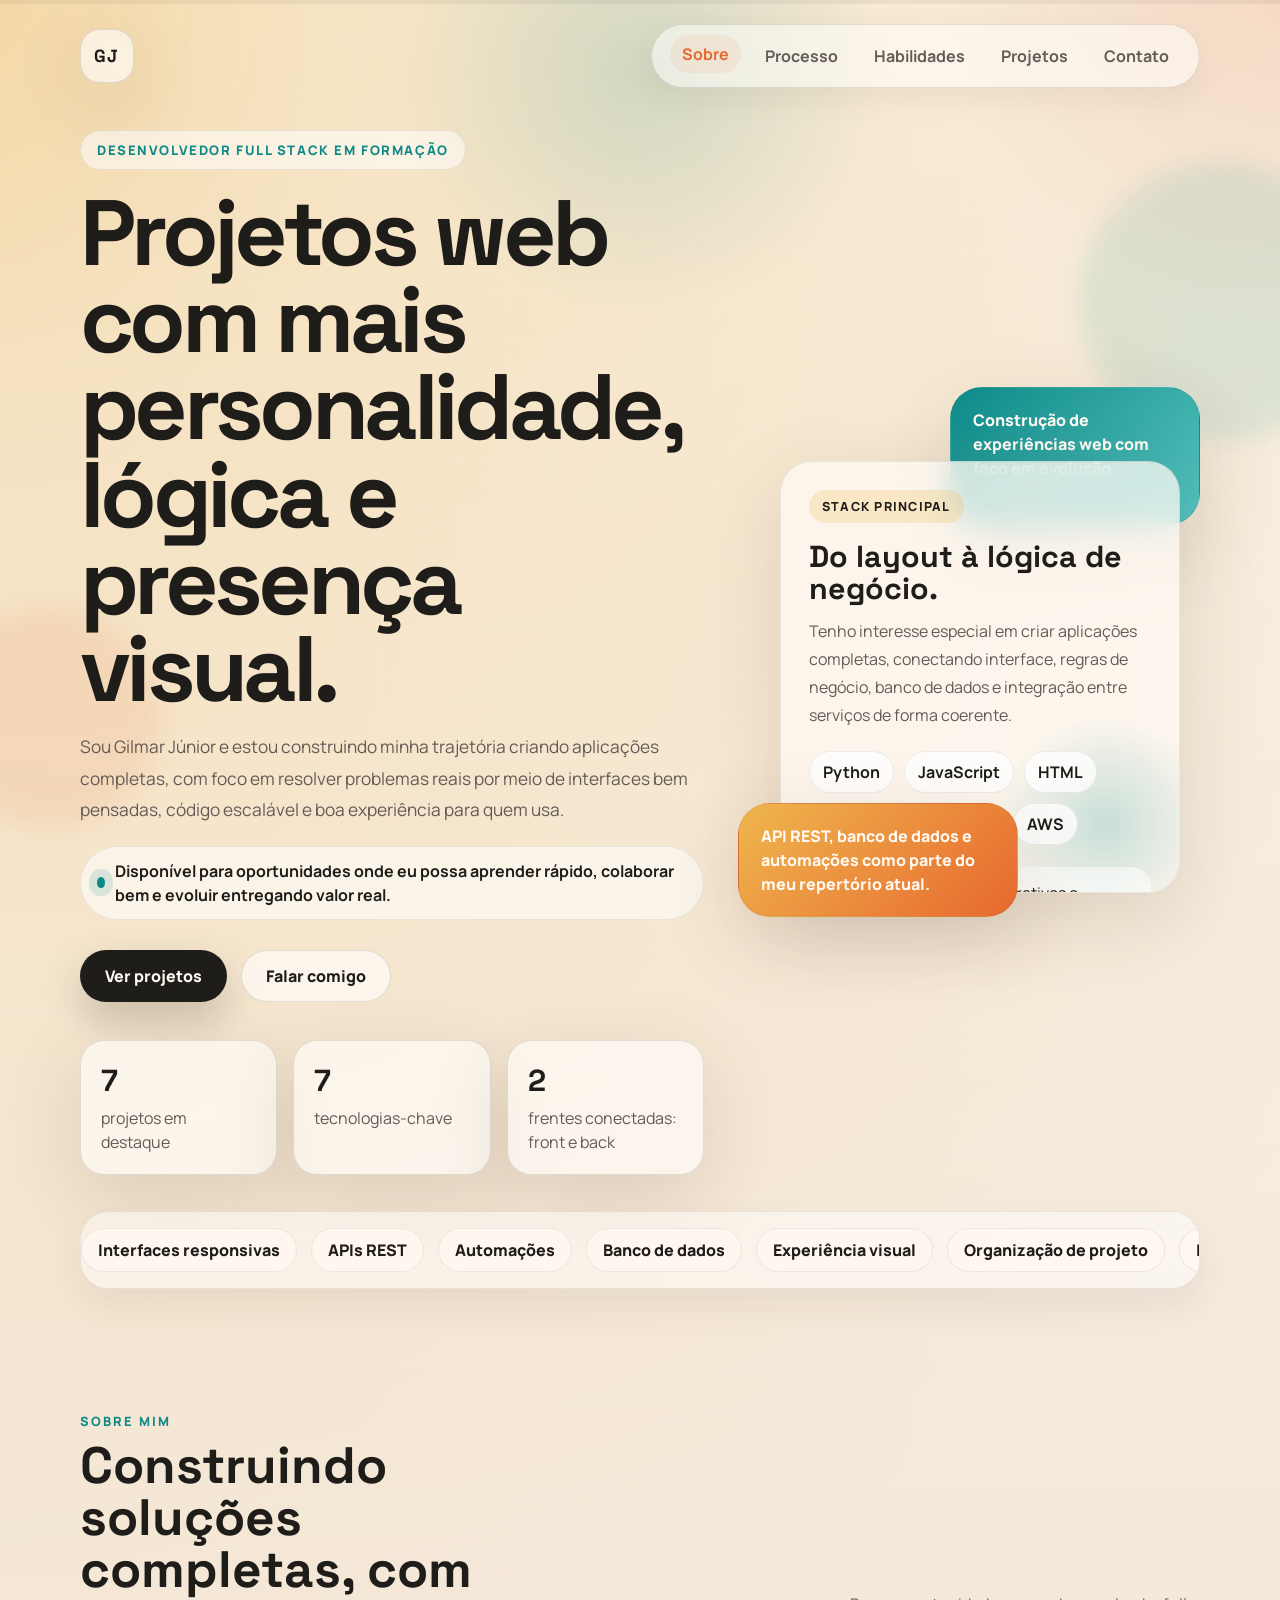
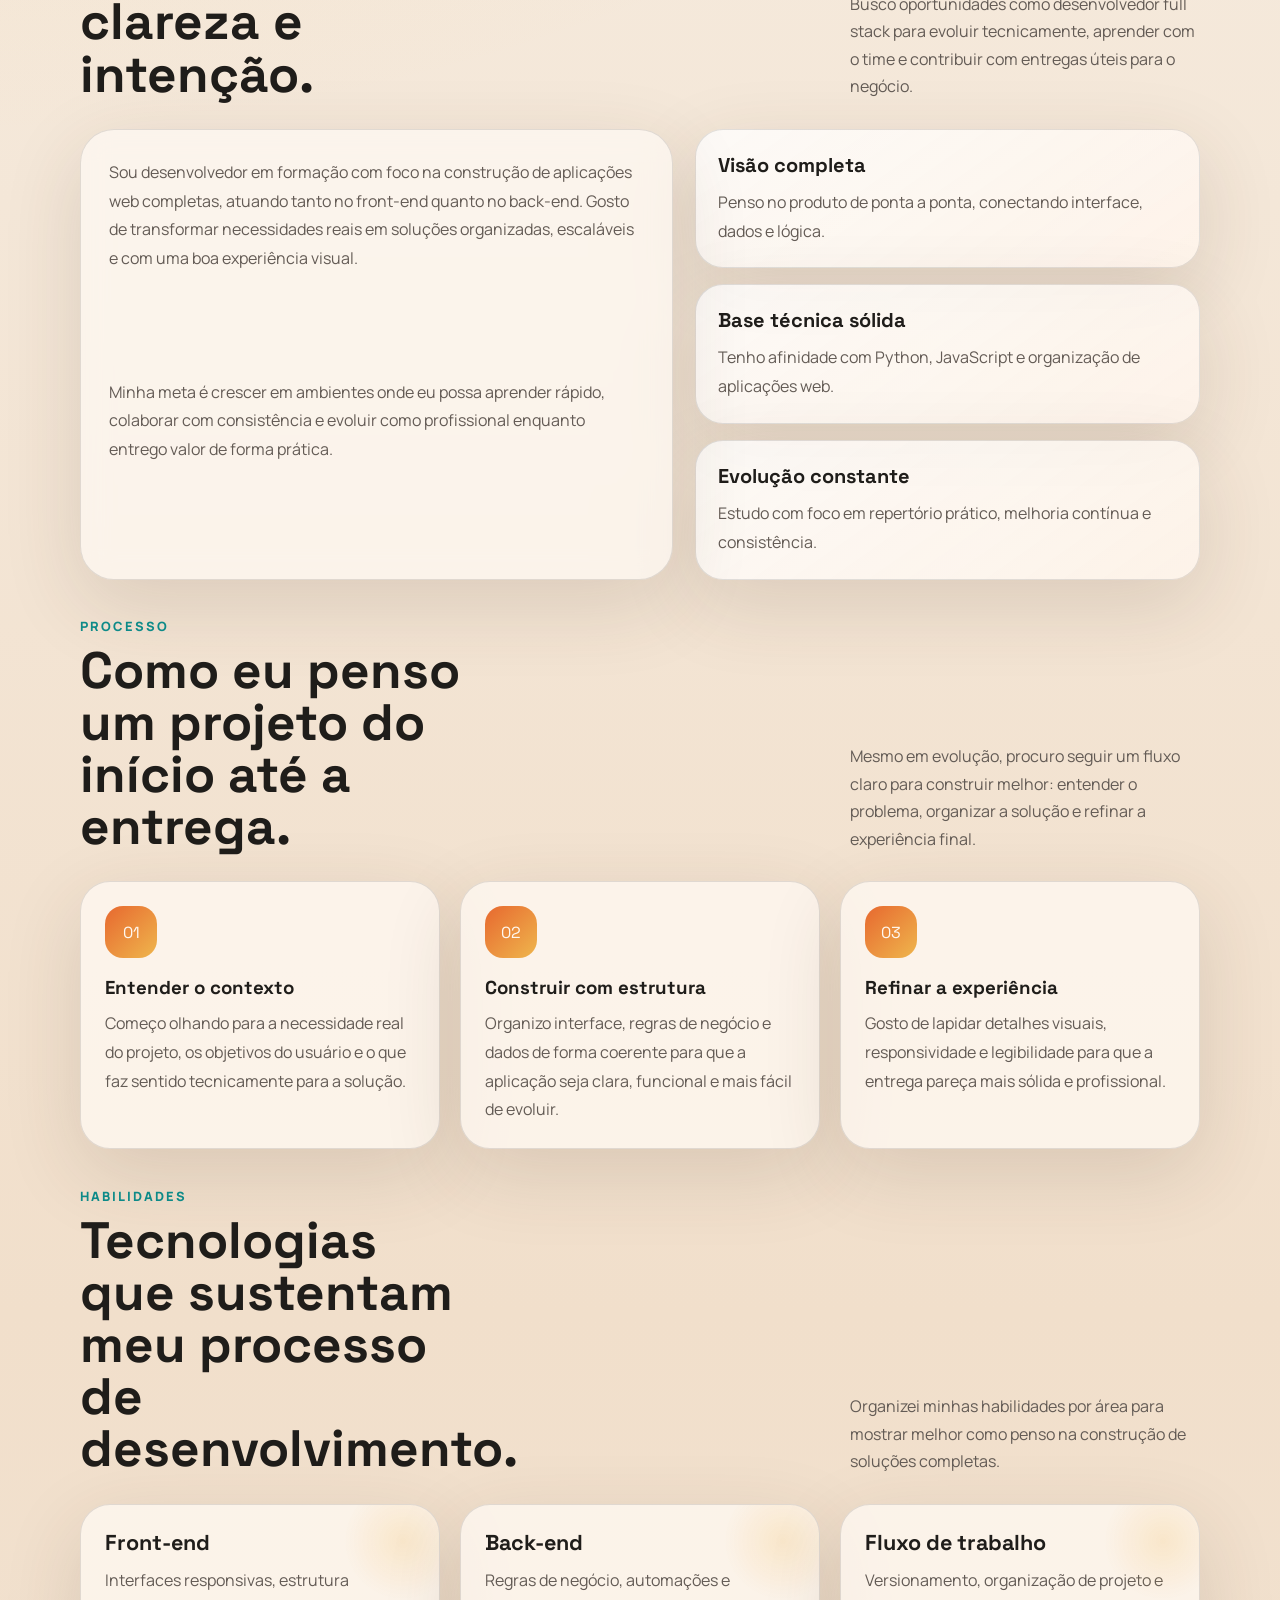
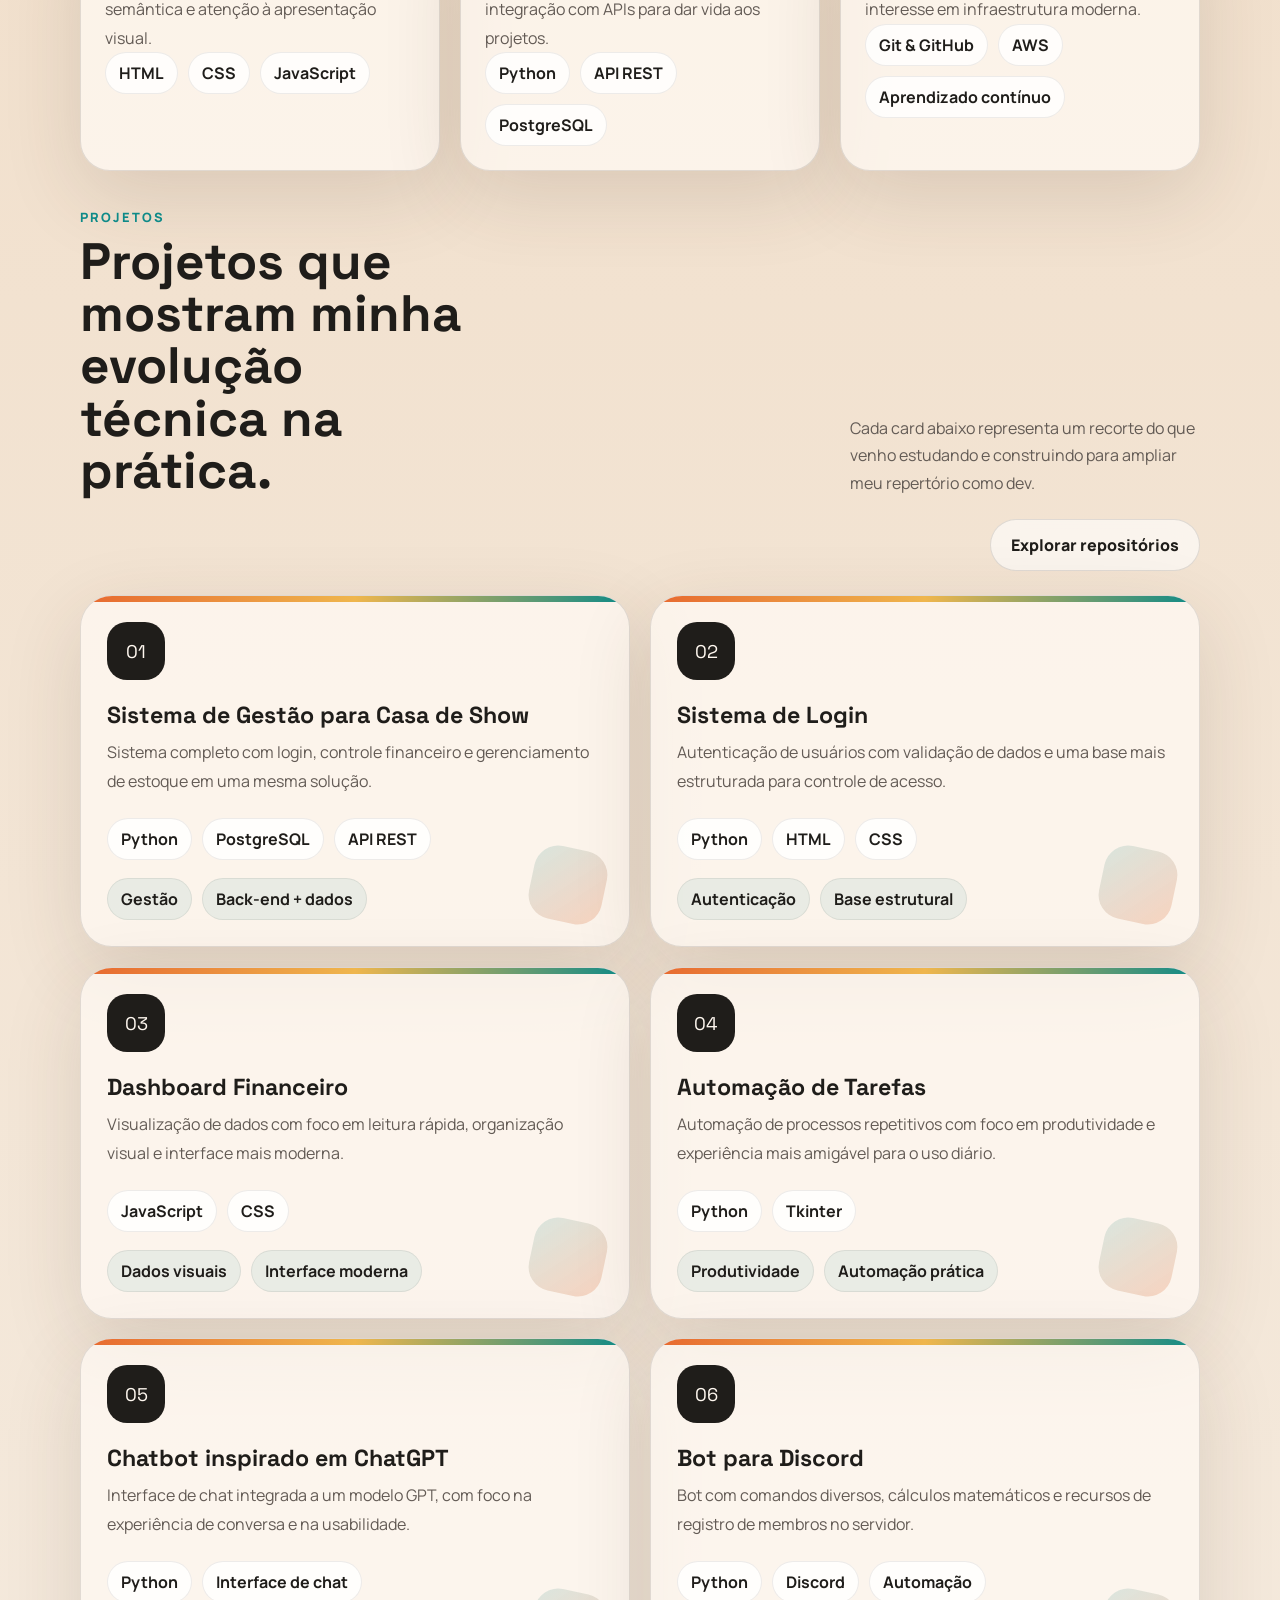
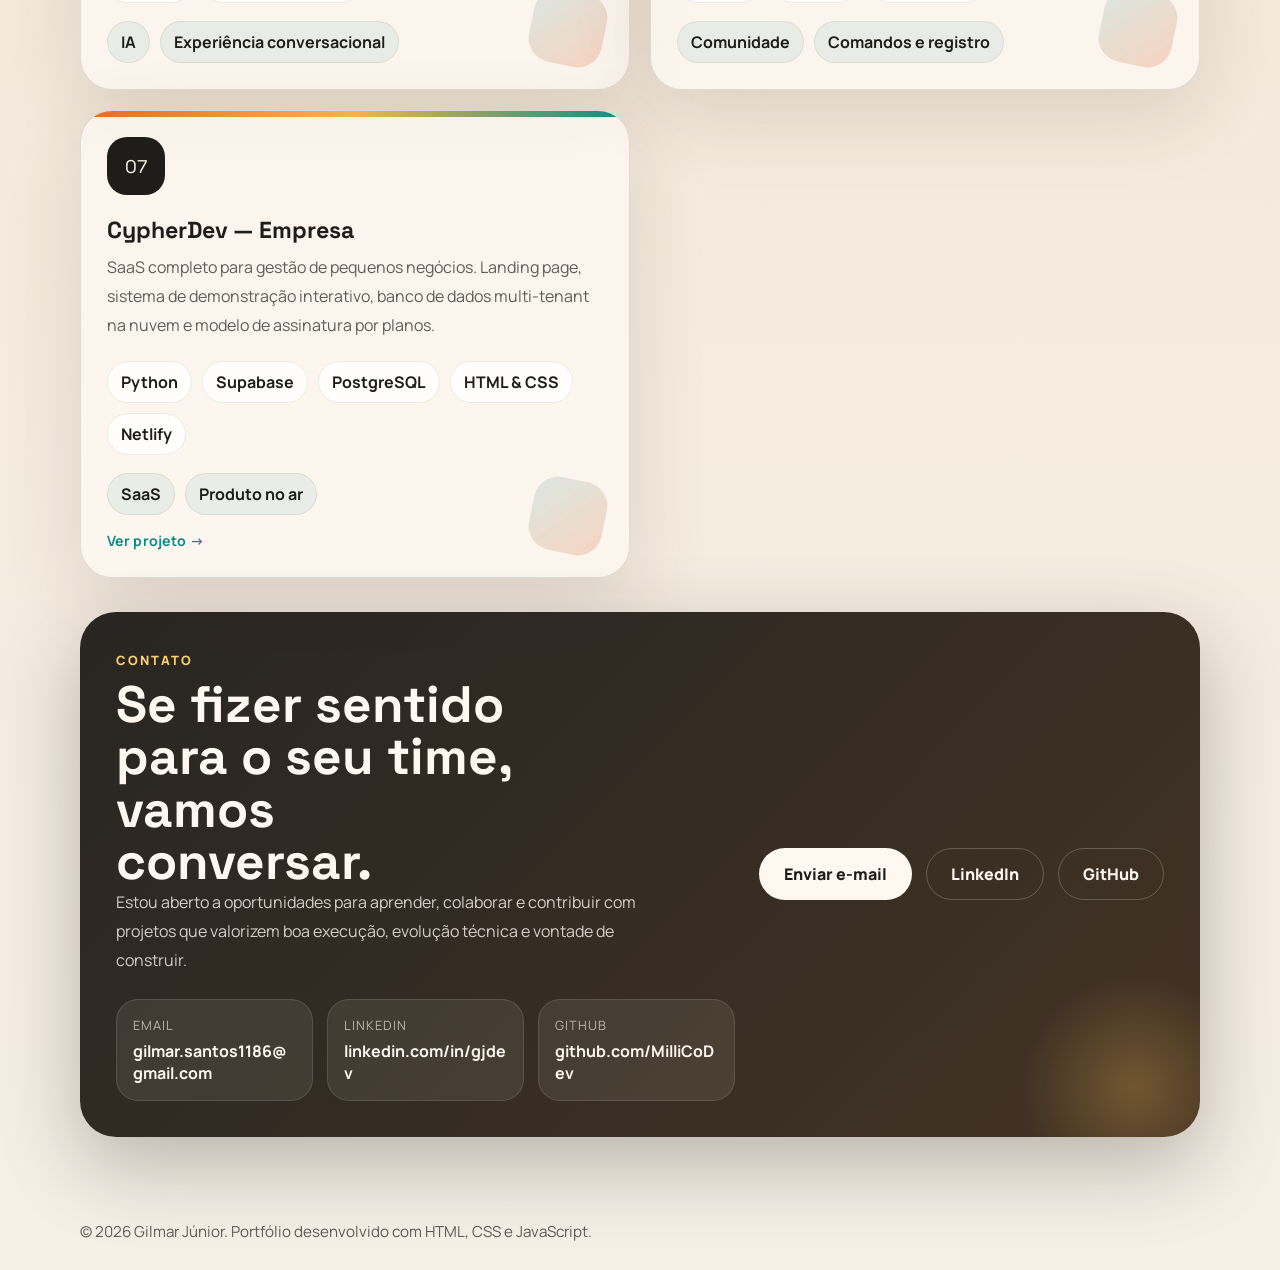
<file: index.html>
﻿<!DOCTYPE html>
<html lang="pt-BR">
<head>
  <meta charset="UTF-8">
  <meta name="viewport" content="width=device-width, initial-scale=1.0">
  <meta http-equiv="X-UA-Compatible" content="ie=edge">
  <meta name="description" content="Portfólio de Gilmar Júnior, desenvolvedor full stack em formação, com projetos em Python, JavaScript, HTML, CSS, PostgreSQL e AWS.">
  <meta name="theme-color" content="#f6efe6">

  <title>Gilmar Júnior | Portfólio Full Stack</title>
  <link rel="preconnect" href="https://fonts.googleapis.com">
  <link rel="preconnect" href="https://fonts.gstatic.com" crossorigin>
  <link href="https://fonts.googleapis.com/css2?family=Manrope:wght@400;500;600;700;800&family=Space+Grotesk:wght@500;700&display=swap" rel="stylesheet">
  <link rel="stylesheet" href="style.css">
  <script src="script.js" defer></script>
</head>
<body id="top">
  <div class="progress-bar" aria-hidden="true">
    <span class="progress-bar__fill"></span>
  </div>

  <div class="page-glow page-glow--one" aria-hidden="true"></div>
  <div class="page-glow page-glow--two" aria-hidden="true"></div>

  <header class="hero">
    <div class="container">
      <nav class="topbar reveal" aria-label="Navegação principal">
        <a class="brand" href="#top">GJ</a>
        <div class="topbar__links">
          <a href="#sobre">Sobre</a>
          <a href="#processo">Processo</a>
          <a href="#habilidades">Habilidades</a>
          <a href="#projetos">Projetos</a>
          <a href="#contato">Contato</a>
        </div>
      </nav>

      <div class="hero__content reveal">
        <div class="hero__text">
          <span class="eyebrow">Desenvolvedor Full Stack em formação</span>
          <h1>Projetos web com mais personalidade, lógica e presença visual.</h1>
          <p class="hero__copy">
            Sou Gilmar Júnior e estou construindo minha trajetória criando aplicações completas, com foco em resolver problemas reais por meio de interfaces bem pensadas, código escalável e boa experiência para quem usa.
          </p>
          <p class="hero__availability">
            <span class="status-dot" aria-hidden="true"></span>
            Disponível para oportunidades onde eu possa aprender rápido, colaborar bem e evoluir entregando valor real.
          </p>

          <div class="hero__actions">
            <a class="button button--primary" href="#projetos">Ver projetos</a>
            <a class="button button--secondary" href="#contato">Falar comigo</a>
          </div>

          <ul class="hero__stats" aria-label="Resumo profissional">
            <li>
              <strong data-counter="7">7</strong>
              <span>projetos em destaque</span>
            </li>
            <li>
              <strong data-counter="7">7</strong>
              <span>tecnologias-chave</span>
            </li>
            <li>
              <strong data-counter="2">2</strong>
              <span>frentes conectadas: front e back</span>
            </li>
          </ul>
        </div>

        <aside class="hero__panel" aria-label="Destaques do perfil">
          <div class="hero-card hero-card--floating hero-card--top">
            Construção de experiências web com foco em evolução constante.
          </div>

          <div class="hero-card hero-card--main" data-tilt>
            <span class="hero-card__label">Stack principal</span>
            <h2>Do layout à lógica de negócio.</h2>
            <p>
              Tenho interesse especial em criar aplicações completas, conectando interface, regras de negócio, banco de dados e integração entre serviços de forma coerente.
            </p>

            <ul class="stack-list" aria-label="Tecnologias principais">
              <li>Python</li>
              <li>JavaScript</li>
              <li>HTML</li>
              <li>CSS</li>
              <li>PostgreSQL</li>
              <li>AWS</li>
            </ul>

            <div class="hero-card__meta">
              <div>Interesse em times colaborativos e projetos que gerem valor real.</div>
              <div>Aprendizado contínuo com foco em consistência técnica e evolução prática.</div>
            </div>
          </div>

          <div class="hero-card hero-card--floating hero-card--bottom">
            API REST, banco de dados e automações como parte do meu repertório atual.
          </div>
        </aside>
      </div>

      <div class="signal-strip reveal" aria-label="Especialidades em destaque">
        <div class="signal-strip__track">
          <span>Interfaces responsivas</span>
          <span>APIs REST</span>
          <span>Automações</span>
          <span>Banco de dados</span>
          <span>Experiência visual</span>
          <span>Organização de projeto</span>
          <span>Interfaces responsivas</span>
          <span>APIs REST</span>
          <span>Automações</span>
          <span>Banco de dados</span>
          <span>Experiência visual</span>
          <span>Organização de projeto</span>
        </div>
      </div>
    </div>
  </header>

  <main>
    <section class="section reveal" id="sobre">
      <div class="container">
        <div class="section__heading">
          <div>
            <span>Sobre mim</span>
            <h2>Construindo soluções completas, com clareza e intenção.</h2>
          </div>
          <p>
            Busco oportunidades como desenvolvedor full stack para evoluir tecnicamente, aprender com o time e contribuir com entregas úteis para o negócio.
          </p>
        </div>

        <div class="about__grid">
          <article class="surface-panel content-card">
            <p>
              Sou desenvolvedor em formação com foco na construção de aplicações web completas, atuando tanto no front-end quanto no back-end. Gosto de transformar necessidades reais em soluções organizadas, escaláveis e com uma boa experiência visual.
            </p>
            <p>
              Minha meta é crescer em ambientes onde eu possa aprender rápido, colaborar com consistência e evoluir como profissional enquanto entrego valor de forma prática.
            </p>
          </article>

          <div class="about__highlights">
            <article class="highlight-card">
              <strong>Visão completa</strong>
              <p>Penso no produto de ponta a ponta, conectando interface, dados e lógica.</p>
            </article>
            <article class="highlight-card">
              <strong>Base técnica sólida</strong>
              <p>Tenho afinidade com Python, JavaScript e organização de aplicações web.</p>
            </article>
            <article class="highlight-card">
              <strong>Evolução constante</strong>
              <p>Estudo com foco em repertório prático, melhoria contínua e consistência.</p>
            </article>
          </div>
        </div>
      </div>
    </section>

    <section class="section reveal" id="processo">
      <div class="container">
        <div class="section__heading">
          <div>
            <span>Processo</span>
            <h2>Como eu penso um projeto do início até a entrega.</h2>
          </div>
          <p>
            Mesmo em evolução, procuro seguir um fluxo claro para construir melhor: entender o problema, organizar a solução e refinar a experiência final.
          </p>
        </div>

        <div class="workflow">
          <article class="workflow-card" data-tilt>
            <span class="workflow-card__step">01</span>
            <h3>Entender o contexto</h3>
            <p>Começo olhando para a necessidade real do projeto, os objetivos do usuário e o que faz sentido tecnicamente para a solução.</p>
          </article>

          <article class="workflow-card" data-tilt>
            <span class="workflow-card__step">02</span>
            <h3>Construir com estrutura</h3>
            <p>Organizo interface, regras de negócio e dados de forma coerente para que a aplicação seja clara, funcional e mais fácil de evoluir.</p>
          </article>

          <article class="workflow-card" data-tilt>
            <span class="workflow-card__step">03</span>
            <h3>Refinar a experiência</h3>
            <p>Gosto de lapidar detalhes visuais, responsividade e legibilidade para que a entrega pareça mais sólida e profissional.</p>
          </article>
        </div>
      </div>
    </section>

    <section class="section reveal" id="habilidades">
      <div class="container">
        <div class="section__heading">
          <div>
            <span>Habilidades</span>
            <h2>Tecnologias que sustentam meu processo de desenvolvimento.</h2>
          </div>
          <p>
            Organizei minhas habilidades por área para mostrar melhor como penso na construção de soluções completas.
          </p>
        </div>

        <div class="skills__grid">
          <article class="skill-card" data-tilt>
            <h3>Front-end</h3>
            <p>Interfaces responsivas, estrutura semântica e atenção à apresentação visual.</p>
            <ul class="pill-list" aria-label="Habilidades de front-end">
              <li>HTML</li>
              <li>CSS</li>
              <li>JavaScript</li>
            </ul>
          </article>

          <article class="skill-card" data-tilt>
            <h3>Back-end</h3>
            <p>Regras de negócio, automações e integração com APIs para dar vida aos projetos.</p>
            <ul class="pill-list" aria-label="Habilidades de back-end">
              <li>Python</li>
              <li>API REST</li>
              <li>PostgreSQL</li>
            </ul>
          </article>

          <article class="skill-card" data-tilt>
            <h3>Fluxo de trabalho</h3>
            <p>Versionamento, organização de projeto e interesse em infraestrutura moderna.</p>
            <ul class="pill-list" aria-label="Habilidades de fluxo de trabalho">
              <li>Git &amp; GitHub</li>
              <li>AWS</li>
              <li>Aprendizado contínuo</li>
            </ul>
          </article>
        </div>
      </div>
    </section>

    <section class="section reveal" id="projetos">
      <div class="container">
        <div class="section__heading">
          <div>
            <span>Projetos</span>
            <h2>Projetos que mostram minha evolução técnica na prática.</h2>
          </div>
          <p>
            Cada card abaixo representa um recorte do que venho estudando e construindo para ampliar meu repertório como dev.
          </p>
        </div>

        <div class="section__utility">
          <a class="button button--ghost" href="https://github.com/GJ-Cypher" target="_blank" rel="noopener noreferrer">Explorar repositórios</a>
        </div>

        <div class="projects__grid">
          <article class="project-card" data-tilt>
            <span class="project-card__number">01</span>
            <h3>Sistema de Gestão para Casa de Show</h3>
            <p>Sistema completo com login, controle financeiro e gerenciamento de estoque em uma mesma solução.</p>
            <ul class="project-tags" aria-label="Tecnologias do projeto Sistema de Gestão para Casa de Show">
              <li>Python</li>
              <li>PostgreSQL</li>
              <li>API REST</li>
            </ul>
            <div class="project-card__footer">
              <span>Gestão</span>
              <span>Back-end + dados</span>
            </div>
            <span class="project-card__accent" aria-hidden="true"></span>
          </article>

          <article class="project-card" data-tilt>
            <span class="project-card__number">02</span>
            <h3>Sistema de Login</h3>
            <p>Autenticação de usuários com validação de dados e uma base mais estruturada para controle de acesso.</p>
            <ul class="project-tags" aria-label="Tecnologias do projeto Sistema de Login">
              <li>Python</li>
              <li>HTML</li>
              <li>CSS</li>
            </ul>
            <div class="project-card__footer">
              <span>Autenticação</span>
              <span>Base estrutural</span>
            </div>
            <span class="project-card__accent" aria-hidden="true"></span>
          </article>

          <article class="project-card" data-tilt>
            <span class="project-card__number">03</span>
            <h3>Dashboard Financeiro</h3>
            <p>Visualização de dados com foco em leitura rápida, organização visual e interface mais moderna.</p>
            <ul class="project-tags" aria-label="Tecnologias do projeto Dashboard Financeiro">
              <li>JavaScript</li>
              <li>CSS</li>
            </ul>
            <div class="project-card__footer">
              <span>Dados visuais</span>
              <span>Interface moderna</span>
            </div>
            <span class="project-card__accent" aria-hidden="true"></span>
          </article>

          <article class="project-card" data-tilt>
            <span class="project-card__number">04</span>
            <h3>Automação de Tarefas</h3>
            <p>Automação de processos repetitivos com foco em produtividade e experiência mais amigável para o uso diário.</p>
            <ul class="project-tags" aria-label="Tecnologias do projeto Automação de Tarefas">
              <li>Python</li>
              <li>Tkinter</li>
            </ul>
            <div class="project-card__footer">
              <span>Produtividade</span>
              <span>Automação prática</span>
            </div>
            <span class="project-card__accent" aria-hidden="true"></span>
          </article>

          <article class="project-card" data-tilt>
            <span class="project-card__number">05</span>
            <h3>Chatbot inspirado em ChatGPT</h3>
            <p>Interface de chat integrada a um modelo GPT, com foco na experiência de conversa e na usabilidade.</p>
            <ul class="project-tags" aria-label="Tecnologias do projeto Chatbot inspirado em ChatGPT">
              <li>Python</li>
              <li>Interface de chat</li>
            </ul>
            <div class="project-card__footer">
              <span>IA</span>
              <span>Experiência conversacional</span>
            </div>
            <span class="project-card__accent" aria-hidden="true"></span>
          </article>

          <article class="project-card" data-tilt>
            <span class="project-card__number">06</span>
            <h3>Bot para Discord</h3>
            <p>Bot com comandos diversos, cálculos matemáticos e recursos de registro de membros no servidor.</p>
            <ul class="project-tags" aria-label="Tecnologias do projeto Bot para Discord">
              <li>Python</li>
              <li>Discord</li>
              <li>Automação</li>
            </ul>
            <div class="project-card__footer">
              <span>Comunidade</span>
              <span>Comandos e registro</span>
            </div>
            <span class="project-card__accent" aria-hidden="true"></span>
          </article>

          <article class="project-card" data-tilt>
            <span class="project-card__number">07</span>
            <h3>CypherDev — Empresa</h3>
            <p>SaaS completo para gestão de pequenos negócios. Landing page, sistema de demonstração interativo, banco de dados multi-tenant na nuvem e modelo de assinatura por planos.</p>
            <ul class="project-tags" aria-label="Tecnologias do projeto CypherDev">
              <li>Python</li>
              <li>Supabase</li>
              <li>PostgreSQL</li>
              <li>HTML & CSS</li>
              <li>Netlify</li>
            </ul>
            <div class="project-card__footer">
              <span>SaaS</span>
              <span>Produto no ar</span>
            </div>
            <a class="project-card__link" href="https://cypherdev.netlify.app" target="_blank" rel="noopener noreferrer" aria-label="Ver CypherDev no ar">Ver projeto →</a>
            <span class="project-card__accent" aria-hidden="true"></span>
          </article>
        </div>
      </div>
    </section>

    <section class="section contact reveal" id="contato">
      <div class="container">
        <div class="contact__panel">
          <div>
            <span>Contato</span>
            <h2>Se fizer sentido para o seu time, vamos conversar.</h2>
            <p>
              Estou aberto a oportunidades para aprender, colaborar e contribuir com projetos que valorizem boa execução, evolução técnica e vontade de construir.
            </p>

            <ul class="contact__meta" aria-label="Canais de contato">
              <li>
                <small>Email</small>
                <a href="mailto:gilmar.santos1186@gmail.com">gilmar.santos1186@gmail.com</a>
              </li>
              <li>
                <small>LinkedIn</small>
                <a href="https://www.linkedin.com/in/gjdev" target="_blank" rel="noopener noreferrer">linkedin.com/in/gjdev</a>
              </li>
              <li>
                <small>GitHub</small>
                <a href="https://github.com/MilliCoDev" target="_blank" rel="noopener noreferrer">github.com/MilliCoDev</a>
              </li>
            </ul>
          </div>

          <div class="contact__actions">
            <a class="button button--light" href="mailto:millicocompany@gmail.com">Enviar e-mail</a>
            <a class="button button--outline" href="https://www.linkedin.com/in/gjdev" target="_blank" rel="noopener noreferrer">LinkedIn</a>
            <a class="button button--outline" href="https://github.com/GJ-Cypher" target="_blank" rel="noopener noreferrer">GitHub</a>
          </div>
        </div>
      </div>
    </section>
  </main>

  <footer class="footer">
    <p>&copy; <span id="year"></span> Gilmar Júnior. Portfólio desenvolvido com HTML, CSS e JavaScript.</p>
  </footer>
</body>
</html>
</file>
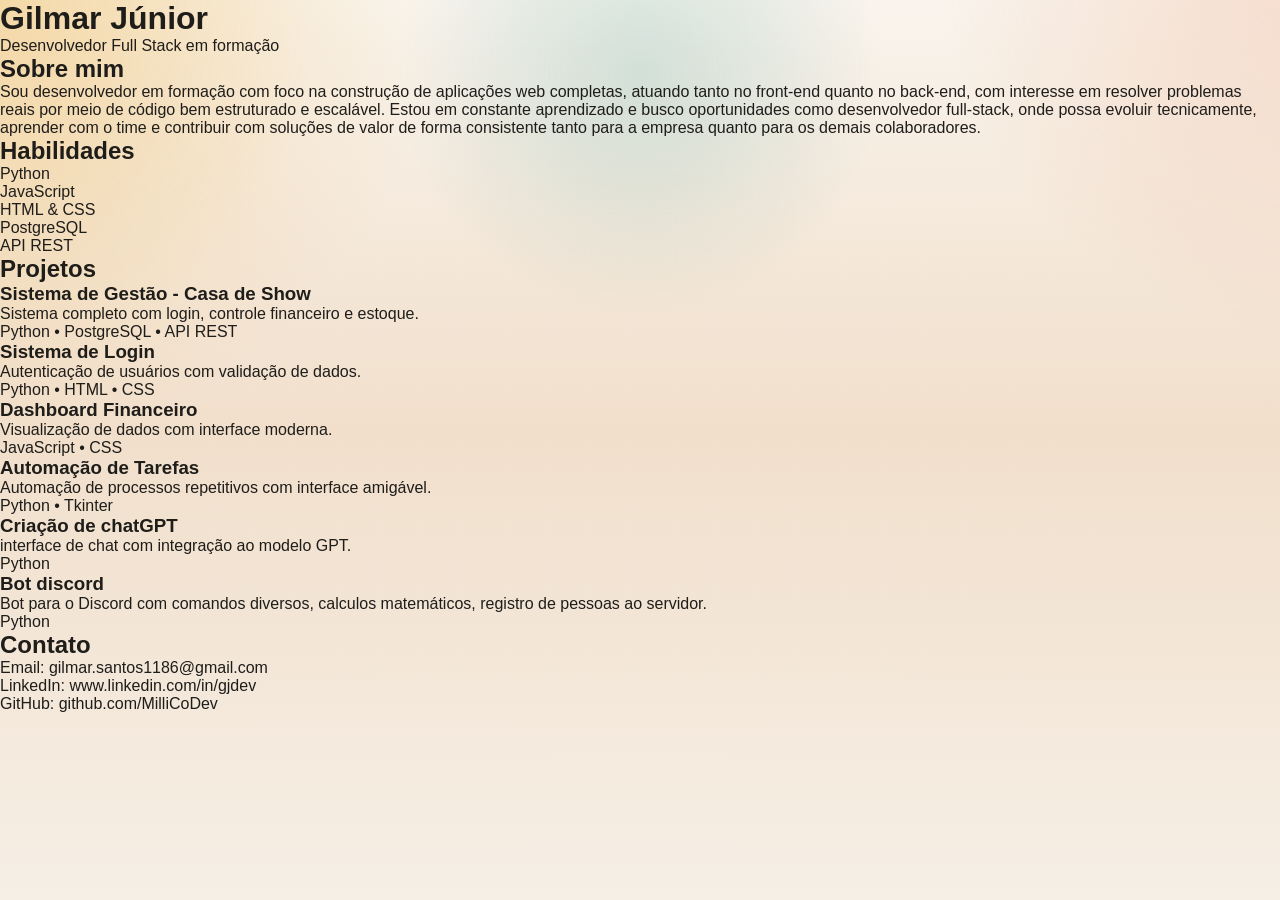
<file: Meu portifolio.html>
<!DOCTYPE html>
<html lang="pt-br">
<head>
  <meta charset="UTF-8">
  <meta name="viewport" content="width=device-width, initial-scale=1.0">
  <meta http-equiv="X-UA-Compatible" content="ie=edge">
  <meta name="description" content="Portfólio de Gilmar Júnior, desenvolvedor full stack em formação, com projetos em Python, JavaScript, HTML, CSS e PostgreSQL.">

  <title>Gilmar Júnior | Dev</title>
  <link rel="stylesheet" href="style.css">
</head>
<body>

  <header>
    <h1>Gilmar Júnior</h1>
    <p>Desenvolvedor Full Stack em formação</p>
  </header>


  <section class="sobre">
    <h2>Sobre mim</h2>
    <p>
      Sou desenvolvedor em formação com foco na construção de aplicações web completas, atuando tanto no front-end quanto no back-end, com interesse em resolver problemas reais por meio de código bem estruturado e escalável.
Estou em constante aprendizado e busco oportunidades como desenvolvedor full-stack, onde possa evoluir tecnicamente, aprender com o time e contribuir com soluções de valor de forma consistente tanto para a empresa quanto para os demais colaboradores.
    </p>
   </section>

   <section class="habilidades">
    <h2>Habilidades</h2>
    <ul>
      <li>Python</li>
      <li>JavaScript</li>
      <li>HTML & CSS</li>
      <li>PostgreSQL</li>
      <li>API REST</li>
    </ul>

  </section>

  <section class="projetos">
    <h2>Projetos</h2>

    <div class="card">
      <h3>Sistema de Gestão - Casa de Show</h3>
      <p>Sistema completo com login, controle financeiro e estoque.</p>
      <span>Python • PostgreSQL • API REST</span>
    </div>

    <div class="card">
      <h3>Sistema de Login</h3>
      <p>Autenticação de usuários com validação de dados.</p>
      <span>Python • HTML • CSS</span>
    </div>

    <div class="card">
      <h3>Dashboard Financeiro</h3>
      <p>Visualização de dados com interface moderna.</p>
      <span>JavaScript • CSS</span>
    </div>

    <div class="card">
      <h3>Automação de Tarefas</h3>
      <p>Automação de processos repetitivos com interface amigável.</p>
      <span>Python • Tkinter</span>
    </div>

    <div class="card">
      <h3>Criação de chatGPT</h3>
      <p>interface de chat com integração ao modelo GPT.</p>
      <span>Python</span>
    </div>

    <div class="card">
      <h3>Bot discord</h3>
      <p>Bot para o Discord com comandos diversos, calculos matemáticos, registro de pessoas ao servidor.</p>
      <span>Python</span>
    </div>

  </section>
  <section id="contato">
    <h2>Contato</h2>
    <p>Email: gilmar.santos1186@gmail.com</p>
    <p>LinkedIn: www.linkedin.com/in/gjdev</p>
    <p>GitHub: github.com/MilliCoDev</p>
  </section>

</body>
</html>
</file>
<file: style.css>
﻿:root {
  --bg: #f6efe6;
  --bg-deep: #f1dfcb;
  --surface: rgba(255, 250, 244, 0.72);
  --surface-strong: #fff8f0;
  --text: #1f1d1a;
  --muted: #635b55;
  --line: rgba(31, 29, 26, 0.12);
  --accent: #e7682f;
  --accent-2: #0d8a88;
  --accent-3: #efb64d;
  --shadow: 0 24px 80px rgba(73, 49, 32, 0.14);
  --shadow-strong: 0 30px 90px rgba(73, 49, 32, 0.18);
  --radius-lg: 32px;
  --radius-md: 24px;
  --radius-sm: 18px;
  --container: min(1120px, calc(100% - 40px));
  --pointer-x: 50%;
  --pointer-y: 20%;
}

* {
  margin: 0;
  padding: 0;
  box-sizing: border-box;
}

html {
  scroll-behavior: smooth;
}

body {
  font-family: 'Manrope', sans-serif;
  color: var(--text);
  background:
    radial-gradient(circle at top left, rgba(239, 182, 77, 0.32), transparent 28%),
    linear-gradient(180deg, #f9f4ed 0%, var(--bg-deep) 48%, var(--bg) 100%);
  min-height: 100vh;
  overflow-x: hidden;
  position: relative;
}

body::before {
  content: "";
  position: fixed;
  inset: -20%;
  background:
    radial-gradient(circle at var(--pointer-x) var(--pointer-y), rgba(13, 138, 136, 0.16), transparent 18%),
    radial-gradient(circle at 8% 12%, rgba(239, 182, 77, 0.22), transparent 22%),
    radial-gradient(circle at 88% 10%, rgba(231, 104, 47, 0.18), transparent 20%);
  pointer-events: none;
  z-index: -2;
}

body::after {
  content: "";
  position: fixed;
  inset: 0;
  background-image:
    linear-gradient(rgba(255, 255, 255, 0.22) 1px, transparent 1px),
    linear-gradient(90deg, rgba(255, 255, 255, 0.22) 1px, transparent 1px);
  background-size: 42px 42px;
  mask-image: radial-gradient(circle at center, black 35%, transparent 85%);
  opacity: 0.24;
  pointer-events: none;
  z-index: -3;
}

.progress-bar {
  position: fixed;
  inset: 0 0 auto;
  height: 4px;
  background: rgba(31, 29, 26, 0.06);
  z-index: 50;
}

.progress-bar__fill {
  display: block;
  width: 100%;
  height: 100%;
  background: linear-gradient(90deg, var(--accent), var(--accent-3), var(--accent-2));
  transform: scaleX(0);
  transform-origin: left center;
}

.page-glow {
  position: fixed;
  border-radius: 999px;
  filter: blur(12px);
  opacity: 0.55;
  pointer-events: none;
  z-index: -1;
}

.page-glow--one {
  width: 280px;
  height: 280px;
  top: 18%;
  right: -80px;
  background: rgba(13, 138, 136, 0.2);
  animation: float 12s ease-in-out infinite;
}

.page-glow--two {
  width: 220px;
  height: 220px;
  bottom: 8%;
  left: -60px;
  background: rgba(231, 104, 47, 0.18);
  animation: float 10s ease-in-out infinite reverse;
}

img {
  display: block;
  max-width: 100%;
}

button,
a {
  color: inherit;
}

a {
  text-decoration: none;
}

.container {
  width: var(--container);
  margin: 0 auto;
}

.hero {
  padding: 24px 0 86px;
}

.topbar {
  position: sticky;
  top: 18px;
  z-index: 20;
  display: flex;
  align-items: center;
  justify-content: space-between;
  gap: 20px;
}

.brand {
  width: 54px;
  height: 54px;
  display: grid;
  place-items: center;
  border-radius: 20px;
  background: rgba(255, 255, 255, 0.58);
  border: 1px solid var(--line);
  box-shadow: var(--shadow);
  font-family: 'Space Grotesk', sans-serif;
  font-size: 1.1rem;
  font-weight: 700;
  letter-spacing: 0.08em;
  backdrop-filter: blur(16px);
}

.topbar__links {
  display: flex;
  flex-wrap: wrap;
  gap: 12px;
  padding: 12px 18px;
  background: rgba(255, 255, 255, 0.52);
  backdrop-filter: blur(16px);
  border: 1px solid var(--line);
  border-radius: 999px;
  box-shadow: 0 10px 30px rgba(80, 58, 39, 0.08);
}

.topbar__links a {
  padding: 8px 12px;
  border-radius: 999px;
  color: var(--muted);
  font-weight: 700;
  transition: color 0.25s ease, transform 0.25s ease, background 0.25s ease;
}

.topbar__links a:hover,
.topbar__links a.is-active {
  color: var(--accent);
  background: rgba(231, 104, 47, 0.08);
  transform: translateY(-2px);
}

.hero__content {
  display: grid;
  grid-template-columns: minmax(0, 1.15fr) minmax(320px, 0.85fr);
  gap: 34px;
  align-items: center;
  padding-top: 42px;
}

.eyebrow {
  display: inline-flex;
  align-items: center;
  gap: 8px;
  padding: 10px 16px;
  border-radius: 999px;
  background: rgba(255, 255, 255, 0.54);
  border: 1px solid rgba(31, 29, 26, 0.08);
  color: var(--accent-2);
  font-size: 0.82rem;
  font-weight: 800;
  letter-spacing: 0.12em;
  text-transform: uppercase;
}

.hero h1 {
  margin: 20px 0 18px;
  max-width: 10ch;
  font-family: 'Space Grotesk', sans-serif;
  font-size: clamp(3rem, 8vw, 5.8rem);
  line-height: 0.94;
  letter-spacing: -0.05em;
}

.hero__copy {
  max-width: 60ch;
  color: var(--muted);
  font-size: 1.08rem;
  line-height: 1.82;
}

.hero__availability {
  display: inline-flex;
  align-items: center;
  gap: 10px;
  margin-top: 20px;
  padding: 12px 16px;
  border-radius: 999px;
  background: rgba(255, 255, 255, 0.54);
  border: 1px solid rgba(31, 29, 26, 0.08);
  color: var(--text);
  font-weight: 700;
  line-height: 1.5;
}

.status-dot {
  width: 11px;
  height: 11px;
  border-radius: 50%;
  background: var(--accent-2);
  box-shadow: 0 0 0 8px rgba(13, 138, 136, 0.14);
}

.hero__actions,
.contact__actions {
  display: flex;
  flex-wrap: wrap;
  gap: 14px;
}

.hero__actions {
  margin-top: 30px;
}

.button {
  display: inline-flex;
  align-items: center;
  justify-content: center;
  padding: 14px 24px;
  border-radius: 999px;
  border: 1px solid transparent;
  font-weight: 800;
  transition: transform 0.28s ease, box-shadow 0.28s ease, background 0.28s ease, color 0.28s ease, border-color 0.28s ease;
}

.button:hover {
  transform: translateY(-3px);
}

.button--primary {
  background: var(--text);
  color: #fff8f0;
  box-shadow: 0 18px 40px rgba(31, 29, 26, 0.2);
}

.button--primary:hover {
  background: var(--accent);
}

.button--secondary,
.button--ghost {
  background: rgba(255, 255, 255, 0.6);
  border-color: var(--line);
  color: var(--text);
  backdrop-filter: blur(14px);
}

.button--secondary:hover,
.button--ghost:hover {
  box-shadow: 0 18px 32px rgba(73, 49, 32, 0.12);
}

.button--ghost {
  padding-inline: 20px;
}

.hero__stats {
  list-style: none;
  display: grid;
  grid-template-columns: repeat(3, minmax(0, 1fr));
  gap: 16px;
  margin-top: 38px;
}

.hero__stats li {
  padding: 20px;
  border-radius: var(--radius-md);
  background: rgba(255, 255, 255, 0.58);
  border: 1px solid var(--line);
  box-shadow: var(--shadow);
}

.hero__stats strong {
  display: block;
  margin-bottom: 6px;
  font-family: 'Space Grotesk', sans-serif;
  font-size: 1.9rem;
}

.hero__stats span {
  color: var(--muted);
  line-height: 1.5;
}

.hero__panel {
  position: relative;
  min-height: 530px;
}

.hero-card {
  border-radius: var(--radius-lg);
  border: 1px solid rgba(31, 29, 26, 0.08);
  box-shadow: var(--shadow);
}

.hero-card--main,
.skill-card,
.workflow-card,
.project-card {
  --tilt-x: 0deg;
  --tilt-y: 0deg;
  --lift: 0px;
  --twist: 0deg;
  transform: perspective(1200px) translateY(var(--lift)) rotateX(var(--tilt-y)) rotateY(var(--tilt-x)) rotateZ(var(--twist));
  transform-style: preserve-3d;
  will-change: transform;
}

.hero-card--main {
  position: absolute;
  inset: 74px 20px 24px 42px;
  padding: 28px;
  overflow: hidden;
  background: rgba(255, 250, 244, 0.74);
  backdrop-filter: blur(16px);
  transition: transform 0.35s ease, box-shadow 0.35s ease, border-color 0.35s ease;
}

.hero-card--main:hover,
.skill-card:hover,
.workflow-card:hover {
  --lift: -6px;
  box-shadow: var(--shadow-strong);
}

.hero-card--main::before {
  content: "";
  position: absolute;
  width: 220px;
  height: 220px;
  right: -36px;
  bottom: -42px;
  border-radius: 50%;
  background: radial-gradient(circle, rgba(13, 138, 136, 0.22), transparent 70%);
}

.hero-card__label {
  display: inline-flex;
  padding: 8px 13px;
  border-radius: 999px;
  background: rgba(239, 182, 77, 0.24);
  font-size: 0.78rem;
  font-weight: 800;
  letter-spacing: 0.1em;
  text-transform: uppercase;
}

.hero-card--main h2 {
  position: relative;
  margin: 18px 0 12px;
  font-family: 'Space Grotesk', sans-serif;
  font-size: 1.9rem;
  line-height: 1.05;
}

.hero-card--main p {
  position: relative;
  color: var(--muted);
  line-height: 1.75;
}

.stack-list {
  position: relative;
  list-style: none;
  display: flex;
  flex-wrap: wrap;
  gap: 10px;
  margin-top: 22px;
}

.stack-list li,
.pill-list li,
.project-tags li,
.project-card__footer span {
  padding: 9px 13px;
  border-radius: 999px;
  border: 1px solid rgba(31, 29, 26, 0.08);
  background: rgba(255, 255, 255, 0.78);
  font-weight: 700;
}

.hero-card__meta {
  position: relative;
  display: grid;
  gap: 12px;
  margin-top: 22px;
}

.hero-card__meta div {
  padding: 14px 16px;
  border-radius: 20px;
  background: rgba(255, 255, 255, 0.52);
  color: var(--text);
  line-height: 1.6;
}

.hero-card--floating {
  position: absolute;
  padding: 20px 22px;
  color: #fff9f1;
  font-weight: 800;
  line-height: 1.5;
}

.hero-card--top {
  top: 0;
  right: 0;
  max-width: 250px;
  background: linear-gradient(135deg, #0d8a88, #56c3bf);
  animation: float 8s ease-in-out infinite;
}

.hero-card--bottom {
  bottom: 0;
  left: 0;
  max-width: 280px;
  background: linear-gradient(135deg, #efb64d, #e7682f);
  animation: float 9s ease-in-out infinite reverse;
}

.signal-strip {
  margin-top: 36px;
  overflow: hidden;
  padding: 16px 0;
  border-radius: 28px;
  border: 1px solid rgba(31, 29, 26, 0.08);
  background: rgba(255, 255, 255, 0.48);
  backdrop-filter: blur(14px);
  box-shadow: 0 18px 36px rgba(73, 49, 32, 0.08);
}

.signal-strip__track {
  display: flex;
  gap: 14px;
  width: max-content;
  animation: marquee 22s linear infinite;
}

.signal-strip__track span {
  display: inline-flex;
  align-items: center;
  padding: 10px 16px;
  border-radius: 999px;
  background: rgba(255, 248, 240, 0.9);
  border: 1px solid rgba(31, 29, 26, 0.08);
  font-weight: 800;
  white-space: nowrap;
}

.section {
  padding: 34px 0 0;
}

.section__heading {
  display: flex;
  justify-content: space-between;
  align-items: flex-end;
  gap: 20px;
  margin-bottom: 28px;
}

.section__heading span,
.contact__panel > div > span {
  display: inline-block;
  margin-bottom: 10px;
  color: var(--accent-2);
  font-size: 0.8rem;
  font-weight: 800;
  letter-spacing: 0.16em;
  text-transform: uppercase;
}

.section__heading h2,
.contact__panel h2 {
  max-width: 12ch;
  font-family: 'Space Grotesk', sans-serif;
  font-size: clamp(2rem, 4vw, 3.3rem);
  line-height: 1.02;
}

.section__heading p {
  max-width: 35ch;
  color: var(--muted);
  line-height: 1.72;
}

.section__utility {
  display: flex;
  justify-content: flex-end;
  margin: -6px 0 24px;
}

.about__grid {
  display: grid;
  grid-template-columns: minmax(0, 1.08fr) minmax(300px, 0.92fr);
  gap: 22px;
}

.surface-panel,
.highlight-card,
.skill-card,
.workflow-card,
.project-card {
  border: 1px solid var(--line);
  box-shadow: var(--shadow);
}

.surface-panel {
  padding: 28px;
  border-radius: 34px;
  background: rgba(255, 251, 246, 0.66);
  backdrop-filter: blur(14px);
}

.content-card {
  display: grid;
  gap: 18px;
}

.content-card p,
.highlight-card p,
.skill-card p,
.workflow-card p,
.project-card p,
.contact__panel p {
  color: var(--muted);
  line-height: 1.8;
}

.about__highlights {
  display: grid;
  gap: 16px;
}

.highlight-card {
  padding: 22px;
  border-radius: 28px;
  background: linear-gradient(145deg, rgba(255, 255, 255, 0.78), rgba(255, 245, 236, 0.85));
}

.highlight-card strong,
.skill-card h3,
.workflow-card h3,
.project-card h3 {
  display: block;
  margin-bottom: 10px;
  font-family: 'Space Grotesk', sans-serif;
}

.highlight-card strong {
  font-size: 1.25rem;
}

.workflow {
  display: grid;
  grid-template-columns: repeat(3, minmax(0, 1fr));
  gap: 20px;
}

.workflow-card {
  position: relative;
  padding: 24px;
  border-radius: 30px;
  background: rgba(255, 250, 244, 0.72);
  transition: transform 0.35s ease, box-shadow 0.35s ease, border-color 0.35s ease;
}

.workflow-card__step {
  display: inline-grid;
  place-items: center;
  width: 52px;
  height: 52px;
  margin-bottom: 18px;
  border-radius: 18px;
  background: linear-gradient(135deg, var(--accent), var(--accent-3));
  color: #fff8f0;
  font-family: 'Space Grotesk', sans-serif;
  font-size: 1rem;
}

.skills__grid {
  display: grid;
  grid-template-columns: repeat(3, minmax(0, 1fr));
  gap: 20px;
}

.skill-card {
  position: relative;
  overflow: hidden;
  padding: 24px;
  border-radius: 30px;
  background: rgba(255, 250, 244, 0.72);
  transition: transform 0.35s ease, box-shadow 0.35s ease, border-color 0.35s ease;
}

.skill-card::after {
  content: "";
  position: absolute;
  width: 120px;
  height: 120px;
  top: -24px;
  right: -24px;
  border-radius: 50%;
  background: radial-gradient(circle, rgba(239, 182, 77, 0.2), transparent 70%);
}

.skill-card h3 {
  position: relative;
  font-size: 1.35rem;
}

.skill-card p,
.pill-list {
  position: relative;
}

.pill-list,
.project-tags,
.project-card__footer,
.contact__meta {
  list-style: none;
  display: flex;
  flex-wrap: wrap;
  gap: 10px;
}

.projects__grid {
  display: grid;
  grid-template-columns: repeat(2, minmax(0, 1fr));
  gap: 20px;
}

.project-card {
  position: relative;
  overflow: hidden;
  min-height: 300px;
  padding: 26px;
  border-radius: 32px;
  background: rgba(255, 250, 244, 0.72);
  transition: transform 0.35s ease, box-shadow 0.35s ease, border-color 0.35s ease;
}

.project-card::before {
  content: "";
  position: absolute;
  inset: 0 0 auto;
  height: 6px;
  background: linear-gradient(90deg, var(--accent), var(--accent-3), var(--accent-2));
}

.project-card:hover {
  --lift: -8px;
  --twist: -0.45deg;
  border-color: rgba(13, 138, 136, 0.24);
  box-shadow: 0 32px 70px rgba(73, 49, 32, 0.2);
}

.project-card__number {
  display: inline-grid;
  place-items: center;
  width: 58px;
  height: 58px;
  margin-bottom: 22px;
  border-radius: 20px;
  background: var(--text);
  color: #fff8f0;
  font-family: 'Space Grotesk', sans-serif;
  font-size: 1.15rem;
}

.project-card h3 {
  font-size: 1.45rem;
  line-height: 1.12;
}

.project-tags {
  margin-top: 22px;
}

.project-card__footer {
  margin-top: 18px;
}

.project-card__footer span {
  background: rgba(13, 138, 136, 0.08);
}

.project-card__accent {
  position: absolute;
  right: 24px;
  bottom: 24px;
  width: 74px;
  height: 74px;
  border-radius: 24px;
  background: linear-gradient(135deg, rgba(13, 138, 136, 0.14), rgba(231, 104, 47, 0.24));
  transform: rotate(12deg);
}

.project-card__link {
  display: inline-flex;
  align-items: center;
  margin-top: 16px;
  font-size: 0.88rem;
  font-weight: 700;
  color: var(--accent-2);
  text-decoration: none;
  letter-spacing: 0.3px;
  transition: color 0.2s, gap 0.2s;
  gap: 4px;
}

.project-card__link:hover {
  color: var(--accent);
  gap: 8px;
}

.contact {
  padding-bottom: 84px;
}

.contact__panel {
  position: relative;
  overflow: hidden;
  display: grid;
  grid-template-columns: minmax(0, 1fr) auto;
  gap: 24px;
  align-items: center;
  padding: 36px;
  border-radius: 36px;
  background: linear-gradient(135deg, rgba(31, 29, 26, 0.96), rgba(59, 42, 28, 0.96));
  box-shadow: 0 28px 80px rgba(31, 29, 26, 0.28);
}

.contact__panel::after {
  content: "";
  position: absolute;
  width: 220px;
  height: 220px;
  right: -44px;
  bottom: -60px;
  border-radius: 50%;
  background: radial-gradient(circle, rgba(239, 182, 77, 0.28), transparent 72%);
}

.contact__panel > div > span {
  color: #ffcf70;
}

.contact__panel h2,
.contact__panel p,
.contact__meta,
.contact__actions {
  position: relative;
  z-index: 1;
}

.contact__panel h2,
.contact__panel p,
.contact__meta a,
.contact__meta small {
  color: #fff8f0;
}

.contact__panel p {
  max-width: 56ch;
  color: rgba(255, 248, 240, 0.8);
}

.contact__meta {
  display: grid;
  grid-template-columns: repeat(3, minmax(0, 1fr));
  gap: 14px;
  margin-top: 24px;
}

.contact__meta li {
  padding: 16px;
  border-radius: 22px;
  border: 1px solid rgba(255, 248, 240, 0.12);
  background: rgba(255, 248, 240, 0.08);
}

.contact__meta small {
  display: block;
  margin-bottom: 6px;
  color: rgba(255, 248, 240, 0.64);
  font-size: 0.8rem;
  letter-spacing: 0.08em;
  text-transform: uppercase;
}

.contact__meta a {
  word-break: break-word;
  font-weight: 700;
}

.contact__actions {
  justify-content: flex-end;
}

.button--light {
  background: #fff8f0;
  color: var(--text);
}

.button--outline {
  border-color: rgba(255, 248, 240, 0.22);
  color: #fff8f0;
}

.button--outline:hover {
  background: rgba(255, 248, 240, 0.12);
}

.footer {
  width: var(--container);
  margin: 0 auto;
  padding: 0 0 28px;
  color: var(--muted);
  font-size: 0.95rem;
}

.reveal {
  opacity: 0;
  transform: translateY(34px);
  transition: opacity 0.8s ease, transform 0.8s cubic-bezier(0.2, 0.8, 0.2, 1);
}

.reveal.is-visible {
  opacity: 1;
  transform: translateY(0);
}

@keyframes float {
  0%,
  100% {
    transform: translateY(0);
  }

  50% {
    transform: translateY(-14px);
  }
}

@keyframes marquee {
  from {
    transform: translateX(0);
  }

  to {
    transform: translateX(-50%);
  }
}

@media (max-width: 980px) {
  .hero__content,
  .about__grid,
  .contact__panel {
    grid-template-columns: 1fr;
  }

  .hero__panel {
    min-height: 470px;
  }

  .workflow,
  .skills__grid,
  .projects__grid {
    grid-template-columns: repeat(2, minmax(0, 1fr));
  }

  .contact__actions,
  .section__utility {
    justify-content: flex-start;
  }

  .contact__meta {
    grid-template-columns: 1fr;
  }
}

@media (max-width: 760px) {
  :root {
    --container: min(1120px, calc(100% - 28px));
  }

  .topbar {
    flex-direction: column;
    align-items: flex-start;
  }

  .topbar__links {
    border-radius: 26px;
  }

  .hero {
    padding-bottom: 68px;
  }

  .hero h1,
  .section__heading h2,
  .contact__panel h2 {
    max-width: 100%;
  }

  .hero__stats,
  .workflow,
  .skills__grid,
  .projects__grid {
    grid-template-columns: 1fr;
  }

  .hero__panel {
    min-height: 440px;
  }

  .hero-card--main {
    inset: 62px 0 18px;
  }

  .hero-card--top {
    right: 8px;
  }

  .hero-card--bottom {
    left: 8px;
    bottom: 8px;
  }

  .section__heading {
    align-items: flex-start;
    flex-direction: column;
  }

  .contact__panel {
    padding: 28px;
  }

  .button,
  .hero__availability {
    width: 100%;
  }
}

@media (prefers-reduced-motion: reduce) {
  html {
    scroll-behavior: auto;
  }

  *,
  *::before,
  *::after {
    animation: none !important;
    transition: none !important;
  }

  .reveal {
    opacity: 1;
    transform: none;
  }

  .progress-bar__fill {
    transform: scaleX(1);
  }
}
</file>
